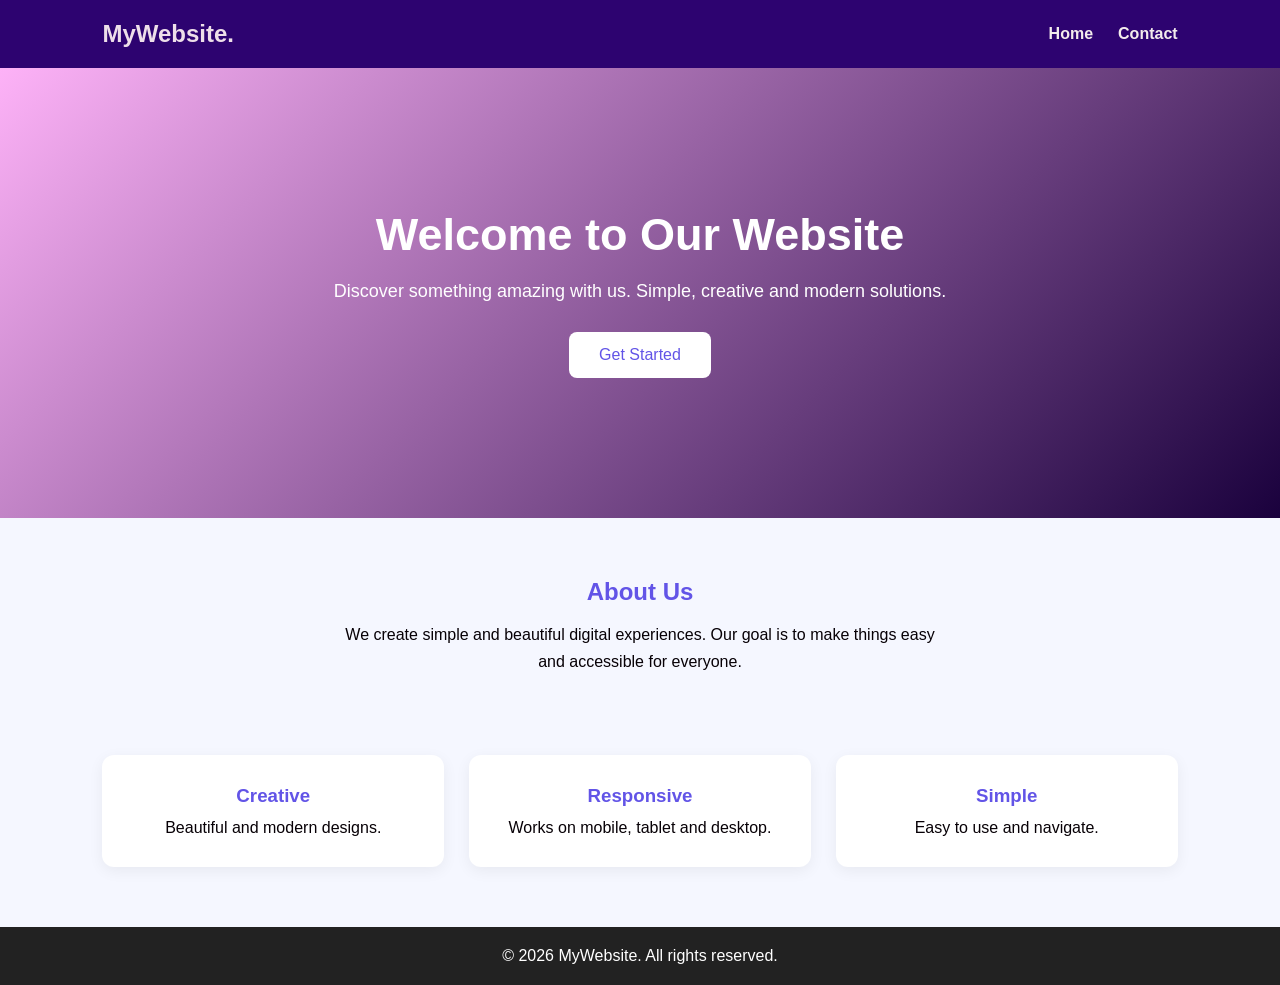
<file: Practical 1/index.html>
<!DOCTYPE html>
<html lang="en">
<head>
    <meta charset="UTF-8">
    <meta name="viewport" content="width=device-width, initial-scale=1.0">
    <title>My Website | Home</title>
    <link rel="stylesheet" href="style.css">
</head>
<body>

    <nav>
        <h2 class="logo">MyWebsite.</h2>
        <ul>
            <li><a href="index.html">Home</a></li>
            <li><a href="form.html">Contact</a></li>
        </ul>
    </nav>

    <section class="hero">
        <div class="hero-content">
            <h1>Welcome to Our Website</h1>
            <p>Discover something amazing with us. 
               Simple, creative and modern solutions.</p>
            <a href="form.html" class="btn">Get Started</a>
        </div>
    </section>

    <section class="about">
        <h2>About Us</h2>
        <p>We create simple and beautiful digital experiences.
           Our goal is to make things easy and accessible for everyone.</p>
    </section>

    <section class="features">
        <div class="feature-card">
            <h3>Creative</h3>
            <p>Beautiful and modern designs.</p>
        </div>

        <div class="feature-card">
            <h3>Responsive</h3>
            <p>Works on mobile, tablet and desktop.</p>
        </div>

        <div class="feature-card">
            <h3>Simple</h3>
            <p>Easy to use and navigate.</p>
        </div>
    </section>

    <footer>
        <p>© 2026 MyWebsite. All rights reserved.</p>
    </footer>

</body>
</html>
</file>
<file: Practical 1/style.css>
* {
    margin: 0;
    padding: 0;
    box-sizing: border-box;
    font-family: Arial, sans-serif;
}

body {
    background: #f5f7ff;
    color: #070006;
}


nav {
    display: flex; 
    justify-content: space-between;
    align-items: center;
    padding: 20px 8%;
    background: #2d0370;
    box-shadow: 0 2px 10px rgba(236, 232, 232, 0.08);
}

.logo {
    color: #eedfe9;
}

nav ul {
    display: flex;
    list-style: none;
    gap: 25px;
}

nav ul a {
    text-decoration: none;
    color: #f3ecec;
    font-weight: bold;
}

nav ul a:hover {
    color: #6254e7;
}

.hero {
    min-height: 450px;
    background: linear-gradient(135deg, #fdb2f7, #1a013d);
    display: flex;
    align-items: center;
    justify-content: center;
    text-align: center;
    color: white;
    padding: 50px 20px;
}

.hero-content h1 {
    font-size: 45px;
    margin-bottom: 20px;
}

.hero-content p {
    font-size: 18px;
    margin-bottom: 30px;
}

.btn {
    display: inline-block;
    background: #6254e7;
    color: white;
    border: none;
    padding: 14px 30px;
    border-radius: 8px;
    text-decoration: none;
    font-size: 16px;
    cursor: pointer;
    transition: 0.3s;
}

.hero .btn {
    background: white;
    color: #6254e7;
}

.btn:hover {
    opacity: 0.85;
    transform: translateY(-2px);
}

.about {
    text-align: center;
    padding: 60px 20px;
}

.about h2 {
    margin-bottom: 15px;
    color: #6254e7;
}

.about p {
    max-width: 600px;
    margin: auto;
    line-height: 1.7;
}

.features {
    display: flex;
    justify-content: center;
    flex-wrap: wrap;
    gap: 25px;
    padding: 20px 8% 60px;
}

.feature-card {
    background: white;
    padding: 30px;
    border-radius: 12px;
    text-align: center;
    flex: 1;
    min-width: 200px;
    box-shadow: 0 4px 15px rgba(0,0,0,0.06);
}

.feature-card h3 {
    color: #6254e7;
    margin-bottom: 12px;
}

/* Form page */

.form-section {
    padding: 50px 20px;
    display: flex;
    justify-content: center;
}

.form-container {
    background: white;
    padding: 35px;
    border-radius: 15px;
    width: 100%;
    max-width: 500px;
    box-shadow: 0 5px 25px rgba(0,0,0,0.08);
}

.form-container h1 {
    color: #6254e7;
    margin-bottom: 10px;
}

.form-container > p {
    margin-bottom: 25px;
    color: #666;
}

form label {
    display: block;
    margin: 15px 0 8px;
    font-weight: bold;
}

form input,
form select,
form textarea {
    width: 100%;
    padding: 13px;
    border: 1px solid #ddd;
    border-radius: 7px;
    font-size: 15px;
    outline: none;
}

form input:focus,
form select:focus,
form textarea:focus {
    border-color: #6254e7;
}

form textarea {
    resize: vertical;
}

form button {
    width: 100%;
    margin-top: 22px;
}

.back-link {
    display: inline-block;
    margin-top: 20px;
    color: #6254e7;
    text-decoration: none;
}

/* Footer */

footer {
    background: #222;
    color: white;
    text-align: center;
    padding: 20px;
}
</file>
